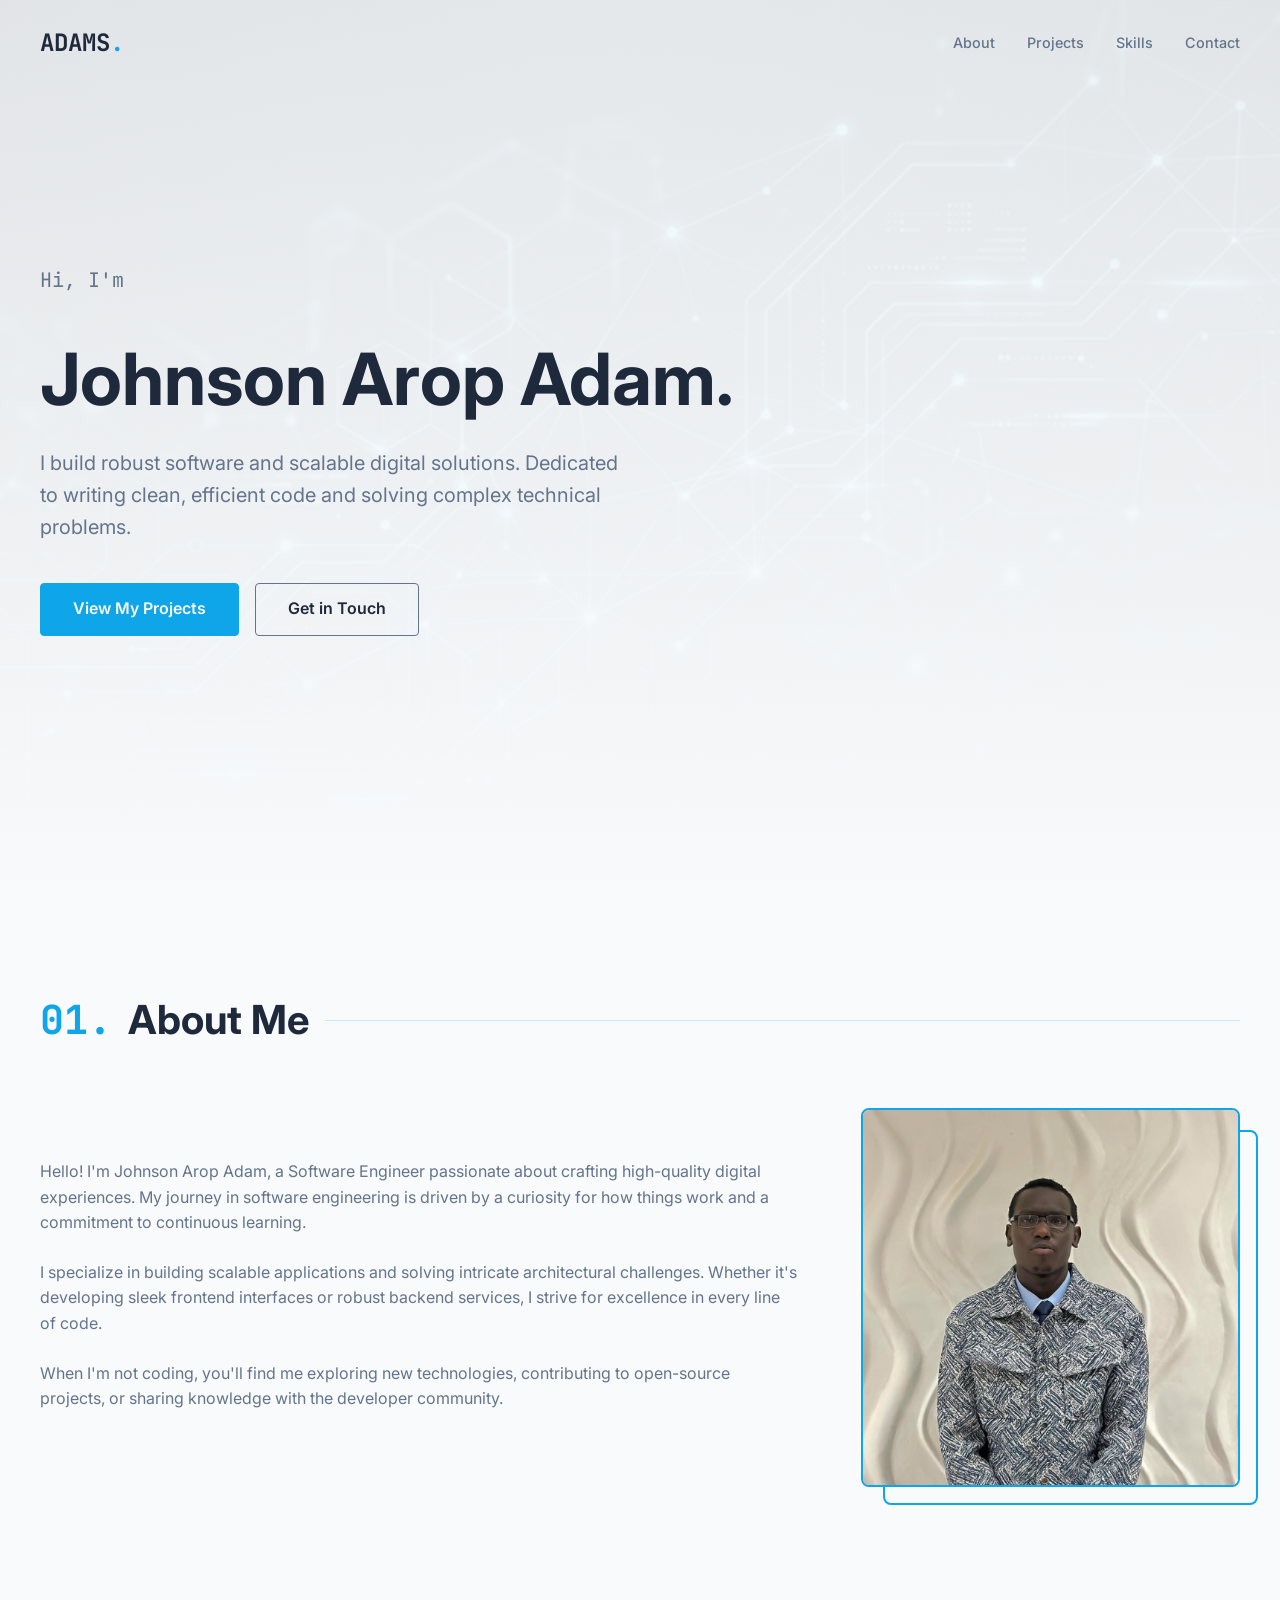
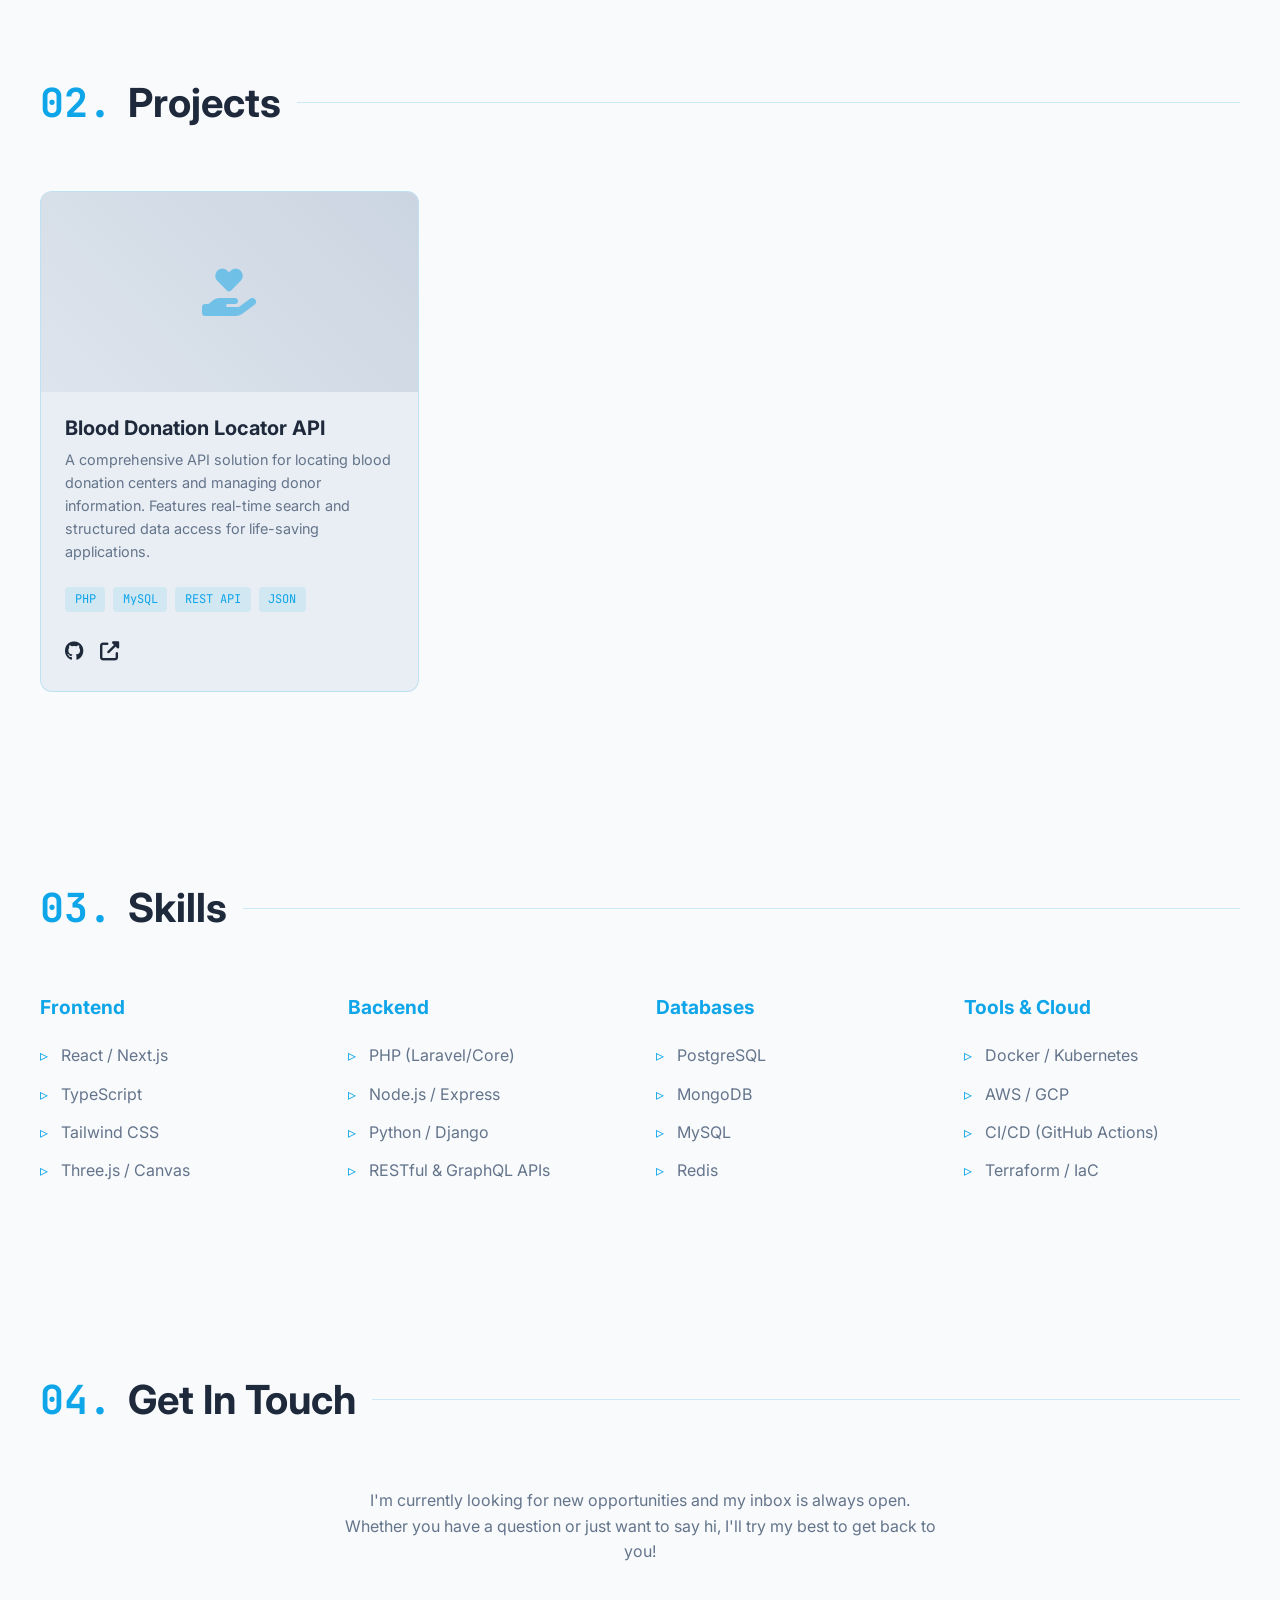
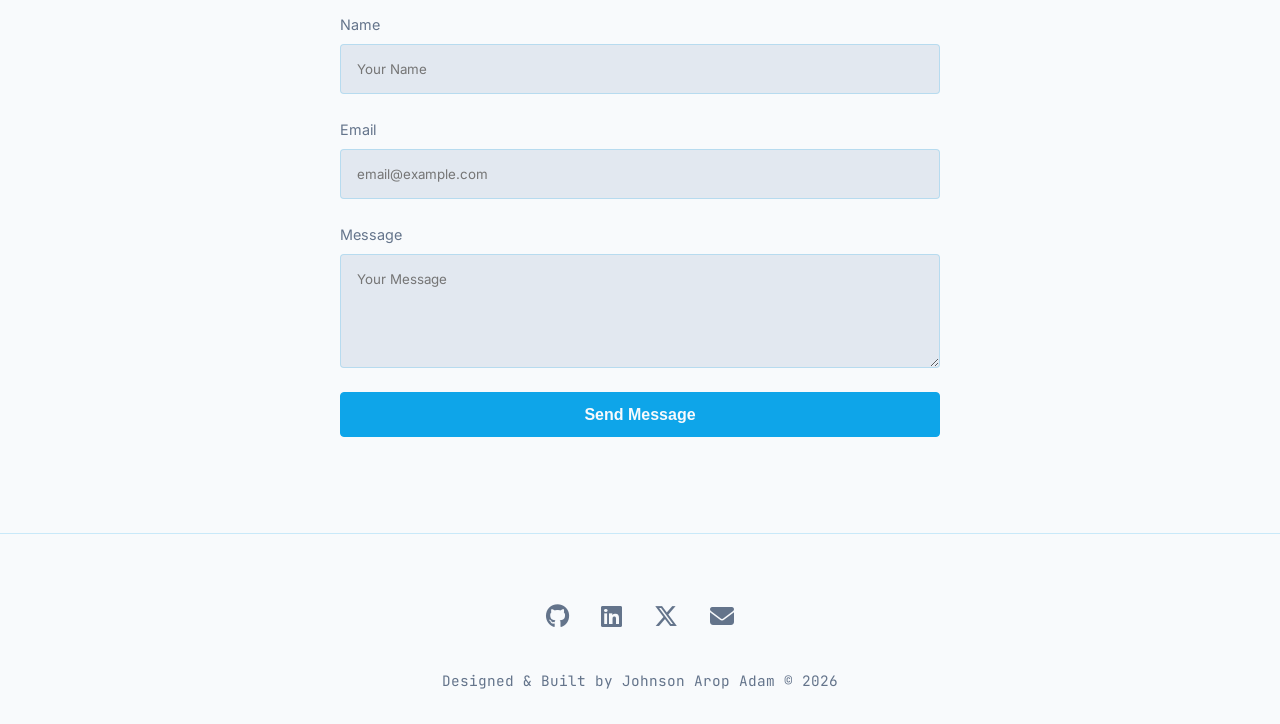
<file: index.html>
<!DOCTYPE html>
<html lang="en">
<head>
    <meta charset="UTF-8">
    <meta name="viewport" content="width=device-width, initial-scale=1.0">
    <title>Johnson Arop Adam | Software Engineer</title>
    <meta name="description" content="Personal portfolio of Johnson Arop Adam, a Software Engineer specializing in robust software and scalable digital solutions.">
    
    <!-- Google Fonts -->
    <link rel="preconnect" href="https://fonts.googleapis.com">
    <link rel="preconnect" href="https://fonts.gstatic.com" crossorigin>
    <link href="https://fonts.googleapis.com/css2?family=Inter:wght@400;500;600;700&family=JetBrains+Mono:wght@400;700&display=swap" rel="stylesheet">
    
    <!-- Font Awesome -->
    <link rel="stylesheet" href="https://cdnjs.cloudflare.com/ajax/libs/font-awesome/6.4.0/css/all.min.css">
    
    <!-- Custom CSS -->
    <link rel="stylesheet" href="style.css">
</head>
<body>
    <header id="header">
        <div class="container nav-container">
            <nav>
                <a href="#" class="logo">ADAMS<span class="text-accent">.</span></a>
                <ul class="nav-links">
                    <li><a href="#about">About</a></li>
                    <li><a href="#projects">Projects</a></li>
                    <li><a href="#skills">Skills</a></li>
                    <li><a href="#contact">Contact</a></li>
                </ul>
            </nav>
        </div>
    </header>

    <main>
        <!-- Hero Section -->
        <section class="hero" id="home">
            <div class="container">
                <div class="hero-content reveal">
                    <p class="mono text-accent">Hi, I'm</p>
                    <h1>Johnson Arop Adam.</h1>
                    <p>I build robust software and scalable digital solutions. Dedicated to writing clean, efficient code and solving complex technical problems.</p>
                    <div class="cta-group">
                        <a href="#projects" class="btn btn-primary">View My Projects</a>
                        <a href="#contact" class="btn btn-outline">Get in Touch</a>
                    </div>
                </div>
            </div>
        </section>

        <!-- About Me -->
        <section id="about" class="about">
            <div class="container">
                <div class="section-header reveal">
                    <h2><span class="mono text-accent">01. </span>About Me</h2>
                </div>
                <div class="about-grid reveal">
                    <div class="about-text">
                        <p>Hello! I'm Johnson Arop Adam, a Software Engineer passionate about crafting high-quality digital experiences. My journey in software engineering is driven by a curiosity for how things work and a commitment to continuous learning.</p>
                        <p>I specialize in building scalable applications and solving intricate architectural challenges. Whether it's developing sleek frontend interfaces or robust backend services, I strive for excellence in every line of code.</p>
                        <p>When I'm not coding, you'll find me exploring new technologies, contributing to open-source projects, or sharing knowledge with the developer community.</p>
                    </div>
                    <div class="about-image">
                        <!-- User's professional photo -->
                        <div style="width: 100%; aspect-ratio: 1; border: 2px solid var(--accent-blue); border-radius: 8px; position: relative;">
                            <div style="position: absolute; top: 20px; left: 20px; width: 100%; height: 100%; border: 2px solid var(--accent-blue); border-radius: 8px; z-index: -1;"></div>
                            <div style="width: 100%; height: 100%; background: var(--bg-secondary); overflow: hidden; border-radius: 6px;">
                                <img src="./assets/profile.jpeg" alt="Johnson Arop Adam" style="width: 100%; height: 100%; object-fit: cover;">
                            </div>
                        </div>
                    </div>
                </div>
            </div>
        </section>

        <!-- Projects -->
        <section id="projects" class="projects">
            <div class="container">
                <div class="section-header reveal">
                    <h2><span class="mono text-accent">02. </span>Projects</h2>
                </div>
                <div class="project-grid">
                    <!-- Blood Donation Locator API -->
                    <div class="project-card reveal">
                        <div class="project-img">
                            <i class="fas fa-hand-holding-heart" style="font-size: 3rem; color: var(--accent-blue); opacity: 0.5;"></i>
                        </div>
                        <div class="project-content">
                            <h3 class="project-title">Blood Donation Locator API</h3>
                            <p class="project-desc">A comprehensive API solution for locating blood donation centers and managing donor information. Features real-time search and structured data access for life-saving applications.</p>
                            <div class="tech-tags">
                                <span class="tag">PHP</span>
                                <span class="tag">MySQL</span>
                                <span class="tag">REST API</span>
                                <span class="tag">JSON</span>
                            </div>
                            <div class="project-links">
                                <a href="https://github.com/Mubaraklouis/blood_donation_api" target="_blank" title="GitHub Repo"><i class="fab fa-github"></i></a>
                                <a href="https://vik.ygs.mybluehost.me/website_73457a7b/api/donors" target="_blank" title="Live Demo"><i class="fas fa-external-link-alt"></i></a>
                            </div>
                        </div>
                    </div>
                </div>
            </div>
        </section>

        <!-- Technical Skills -->
        <section id="skills" class="skills">
            <div class="container">
                <div class="section-header reveal">
                    <h2><span class="mono text-accent">03. </span>Skills</h2>
                </div>
                <div class="skills-grid reveal">
                    <div class="skill-category">
                        <h3>Frontend</h3>
                        <ul class="skill-list">
                            <li class="skill-item">React / Next.js</li>
                            <li class="skill-item">TypeScript</li>
                            <li class="skill-item">Tailwind CSS</li>
                            <li class="skill-item">Three.js / Canvas</li>
                        </ul>
                    </div>
                    <div class="skill-category">
                        <h3>Backend</h3>
                        <ul class="skill-list">
                            <li class="skill-item">PHP (Laravel/Core)</li>
                            <li class="skill-item">Node.js / Express</li>
                            <li class="skill-item">Python / Django</li>
                            <li class="skill-item">RESTful & GraphQL APIs</li>
                        </ul>
                    </div>
                    <div class="skill-category">
                        <h3>Databases</h3>
                        <ul class="skill-list">
                            <li class="skill-item">PostgreSQL</li>
                            <li class="skill-item">MongoDB</li>
                            <li class="skill-item">MySQL</li>
                            <li class="skill-item">Redis</li>
                        </ul>
                    </div>
                    <div class="skill-category">
                        <h3>Tools & Cloud</h3>
                        <ul class="skill-list">
                            <li class="skill-item">Docker / Kubernetes</li>
                            <li class="skill-item">AWS / GCP</li>
                            <li class="skill-item">CI/CD (GitHub Actions)</li>
                            <li class="skill-item">Terraform / IaC</li>
                        </ul>
                    </div>
                </div>
            </div>
        </section>

        <!-- Contact Section -->
        <section id="contact" class="contact">
            <div class="container">
                <div class="section-header reveal" style="text-align: center;">
                    <h2><span class="mono text-accent">04. </span>Get In Touch</h2>
                </div>
                <div class="contact-container reveal">
                    <p style="text-align: center; margin-bottom: 3rem; color: var(--text-secondary);">
                        I'm currently looking for new opportunities and my inbox is always open. Whether you have a question or just want to say hi, I'll try my best to get back to you!
                    </p>
                    <form class="contact-form" id="contactForm">
                        <div class="form-group">
                            <label for="name">Name</label>
                            <input type="text" id="name" placeholder="Your Name" required>
                        </div>
                        <div class="form-group">
                            <label for="email">Email</label>
                            <input type="email" id="email" placeholder="email@example.com" required>
                        </div>
                        <div class="form-group">
                            <label for="message">Message</label>
                            <textarea id="message" rows="5" placeholder="Your Message" required></textarea>
                        </div>
                        <button type="submit" class="btn btn-primary btn-submit">Send Message</button>
                    </form>
                </div>
            </div>
        </section>
    </main>

    <footer>
        <div class="container">
            <div class="social-links">
                <a href="https://github.com/arop-adam" target="_blank" title="GitHub"><i class="fab fa-github"></i></a>
                <a href="#" target="_blank" title="LinkedIn"><i class="fab fa-linkedin"></i></a>
                <a href="#" target="_blank" title="Twitter/X"><i class="fab fa-x-twitter"></i></a>
                <a href="mailto:aropadamarop@gmail.com" title="Email"><i class="fas fa-envelope"></i></a>
            </div>
            <p class="copyright mono">Designed & Built by Johnson Arop Adam &copy; 2026</p>
        </div>
    </footer>

    <script src="script.js"></script>
</body>
</html>
</file>
<file: style.css>
:root {
    /* Modern Light Gray & Sky Blue Palette */
    --bg-primary: #f8fafc; /* Light Gray White */
    --bg-secondary: #e2e8f0; /* Light Gray */
    --bg-accent: #cbd5e1; /* Medium Light Gray */
    
    --text-primary: #1e293b; /* Dark Slate */
    --text-secondary: #64748b; /* Medium Gray */
    
    --accent-blue: #0ea5e9; /* Sky Blue 500 */
    --accent-blue-glow: rgba(14, 165, 233, 0.3);
    --accent-green: #06b6d4; /* Cyan 500 */
    --accent-green-glow: rgba(6, 182, 212, 0.3);
    
    --card-bg: rgba(226, 232, 240, 0.7);
    --card-border: rgba(14, 165, 233, 0.2);
    
    /* Typography */
    --font-sans: 'Inter', system-ui, -apple-system, sans-serif;
    --font-mono: 'JetBrains Mono', 'Fira Code', monospace;
    
    /* Spacing */
    --section-padding: 6rem 2rem;
    --container-max-width: 1200px;
}

* {
    margin: 0;
    padding: 0;
    box-sizing: border-box;
}

html {
    scroll-behavior: smooth;
}

body {
    background-color: var(--bg-primary);
    color: var(--text-primary);
    font-family: var(--font-sans);
    line-height: 1.6;
    overflow-x: hidden;
}

/* Scrollbar */
::-webkit-scrollbar {
    width: 8px;
}

::-webkit-scrollbar-track {
    background: var(--bg-primary);
}

::-webkit-scrollbar-thumb {
    background: var(--bg-accent);
    border-radius: 4px;
}

::-webkit-scrollbar-thumb:hover {
    background: var(--accent-blue);
}

.container {
    max-width: var(--container-max-width);
    margin: 0 auto;
    width: 100%;
}

/* Typography Utility */
h1, h2, h3 {
    font-weight: 700;
    line-height: 1.2;
}

.mono {
    font-family: var(--font-mono);
}

.text-accent {
    color: var(--accent-blue);
}

/* Header & Nav */
header {
    position: fixed;
    top: 0;
    left: 0;
    width: 100%;
    z-index: 1000;
    padding: 1.5rem 0;
    transition: all 0.3s ease;
    background: transparent;
}

header.scrolled {
    background: rgba(248, 250, 252, 0.9);
    backdrop-filter: blur(10px);
    padding: 1rem 0;
    border-bottom: 1px solid var(--card-border);
}

nav {
    display: flex;
    justify-content: space-between;
    align-items: center;
}

.logo {
    font-family: var(--font-mono);
    font-weight: 700;
    font-size: 1.5rem;
    text-decoration: none;
    color: var(--text-primary);
}

.nav-links {
    list-style: none;
    display: flex;
    gap: 2rem;
}

.nav-links a {
    text-decoration: none;
    color: var(--text-secondary);
    font-weight: 500;
    transition: color 0.3s ease;
    font-size: 0.9rem;
}

.nav-links a:hover {
    color: var(--accent-blue);
}

/* Hero Section */
.hero {
    height: 100vh;
    display: flex;
    align-items: center;
    position: relative;
    overflow: hidden;
    background-image: linear-gradient(to bottom, rgba(248, 250, 252, 0.9), var(--bg-primary)), url('./assets/hero-bg.png');
    background-size: cover;
    background-position: center;
}

.hero-content {
    max-width: 800px;
}

.hero h1 {
    font-size: clamp(2.5rem, 8vw, 4.5rem);
    margin-bottom: 1.5rem;
}

.hero p {
    font-size: 1.25rem;
    color: var(--text-secondary);
    margin-bottom: 2.5rem;
    max-width: 600px;
}

.cta-group {
    display: flex;
    gap: 1rem;
}

.btn {
    padding: 0.8rem 2rem;
    border-radius: 4px;
    font-weight: 600;
    text-decoration: none;
    transition: all 0.3s ease;
    display: inline-block;
    cursor: pointer;
    font-size: 1rem;
}

.btn-primary {
    background: var(--accent-blue);
    color: var(--bg-primary);
    border: 1px solid var(--accent-blue);
}

.btn-primary:hover {
    box-shadow: 0 0 20px var(--accent-blue-glow);
    transform: translateY(-2px);
}

.btn-outline {
    background: transparent;
    color: var(--text-primary);
    border: 1px solid var(--text-secondary);
}

.btn-outline:hover {
    border-color: var(--accent-blue);
    color: var(--accent-blue);
    transform: translateY(-2px);
}

/* Common Section Styling */
section {
    padding: var(--section-padding);
}

.section-header {
    margin-bottom: 4rem;
}

.section-header h2 {
    font-size: 2.5rem;
    display: flex;
    align-items: center;
    gap: 1rem;
}

.section-header h2::after {
    content: '';
    height: 1px;
    flex: 1;
    background: var(--card-border);
}

/* About Section */
.about-grid {
    display: grid;
    grid-template-columns: 2fr 1fr;
    gap: 4rem;
    align-items: center;
}

.about-text p {
    margin-bottom: 1.5rem;
    color: var(--text-secondary);
}

/* Projects Section */
.project-grid {
    display: grid;
    grid-template-columns: repeat(auto-fill, minmax(350px, 1fr));
    gap: 2rem;
}

.project-card {
    background: var(--card-bg);
    border: 1px solid var(--card-border);
    border-radius: 12px;
    overflow: hidden;
    transition: all 0.3s ease;
    position: relative;
}

.project-card:hover {
    transform: translateY(-10px);
    border-color: var(--accent-blue);
}

.project-img {
    height: 200px;
    background: var(--bg-accent);
    display: flex;
    align-items: center;
    justify-content: center;
    position: relative;
    overflow: hidden;
}

/* Fallback gradient for missing project images */
.project-img::before {
    content: '';
    position: absolute;
    top: 0;
    left: 0;
    width: 100%;
    height: 100%;
    background: linear-gradient(45deg, var(--bg-secondary), var(--bg-accent));
    opacity: 0.8;
}

.project-content {
    padding: 1.5rem;
}

.project-title {
    font-size: 1.25rem;
    margin-bottom: 0.5rem;
}

.project-desc {
    font-size: 0.9rem;
    color: var(--text-secondary);
    margin-bottom: 1.5rem;
}

.tech-tags {
    display: flex;
    flex-wrap: wrap;
    gap: 0.5rem;
    margin-bottom: 1.5rem;
}

.tag {
    font-family: var(--font-mono);
    font-size: 0.75rem;
    padding: 0.2rem 0.6rem;
    background: rgba(14, 165, 233, 0.1);
    color: var(--accent-blue);
    border-radius: 4px;
}

.project-links {
    display: flex;
    gap: 1rem;
}

.project-links a {
    text-decoration: none;
    color: var(--text-primary);
    font-size: 1.2rem;
    transition: color 0.3s ease;
}

.project-links a:hover {
    color: var(--accent-blue);
}

/* Skills Section */
.skills-grid {
    display: grid;
    grid-template-columns: repeat(auto-fill, minmax(250px, 1fr));
    gap: 2rem;
}

.skill-category h3 {
    margin-bottom: 1.5rem;
    font-size: 1.2rem;
    color: var(--accent-blue);
}

.skill-list {
    list-style: none;
    display: flex;
    flex-direction: column;
    gap: 0.8rem;
}

.skill-item {
    display: flex;
    align-items: center;
    gap: 0.8rem;
    font-size: 1rem;
    color: var(--text-secondary);
}

.skill-item::before {
    content: '▹';
    color: var(--accent-blue);
}

/* Contact Section */
.contact-container {
    max-width: 600px;
    margin: 0 auto;
}

.contact-form {
    display: grid;
    gap: 1.5rem;
}

.form-group {
    display: flex;
    flex-direction: column;
    gap: 0.5rem;
}

.form-group label {
    font-size: 0.9rem;
    color: var(--text-secondary);
}

.form-group input, .form-group textarea {
    padding: 1rem;
    background: var(--bg-secondary);
    border: 1px solid var(--card-border);
    border-radius: 4px;
    color: var(--text-primary);
    font-family: var(--font-sans);
    outline: none;
    transition: border-color 0.3s ease;
}

.form-group input:focus, .form-group textarea:focus {
    border-color: var(--accent-blue);
}

.btn-submit {
    width: 100%;
}

/* Footer */
footer {
    padding: 4rem 0 2rem;
    text-align: center;
    border-top: 1px solid var(--card-border);
}

.social-links {
    display: flex;
    justify-content: center;
    gap: 2rem;
    margin-bottom: 2rem;
}

.social-links a {
    color: var(--text-secondary);
    font-size: 1.5rem;
    transition: all 0.3s ease;
}

.social-links a:hover {
    color: var(--accent-blue);
    transform: translateY(-3px);
}

.copyright {
    color: var(--text-secondary);
    font-size: 0.9rem;
}

/* Animations */
.reveal {
    opacity: 0;
    transform: translateY(30px);
    transition: all 0.8s ease-out;
}

.reveal.active {
    opacity: 1;
    transform: translateY(0);
}

/* Responsive */
@media (max-width: 768px) {
    .nav-links {
        display: none;
    }
    
    .about-grid {
        grid-template-columns: 1fr;
    }
    
    .hero h1 {
        font-size: 3rem;
    }
}
</file>
